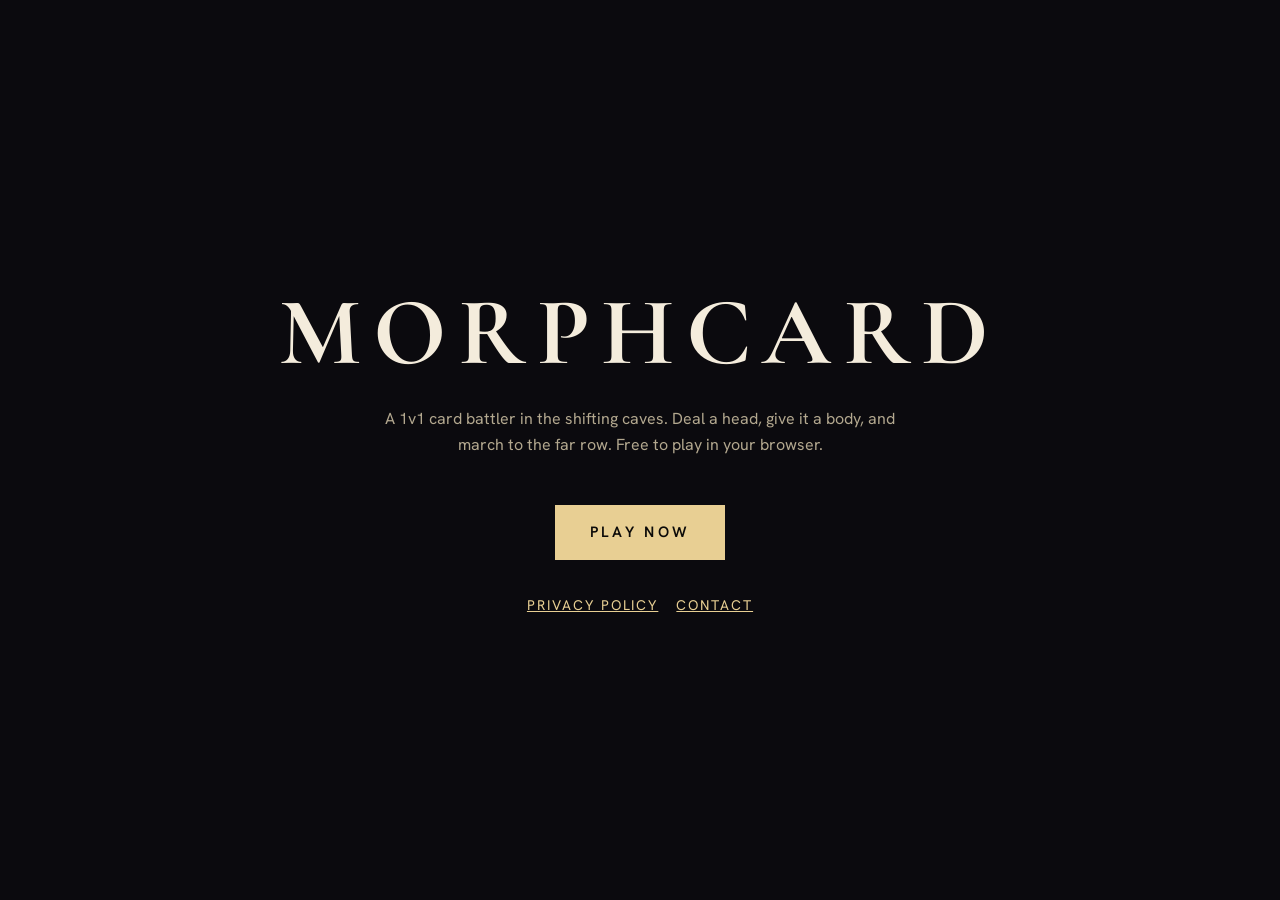
<file: index.html>
<!doctype html>
<html lang="en">
<head>
<meta charset="utf-8">
<meta name="viewport" content="width=device-width, initial-scale=1">
<title>MorphCard</title>
<meta name="description" content="MorphCard: a 1v1 card battler in the shifting caves. Deal pawn heads, give them bodies, and march to the far row.">
<link rel="stylesheet" href="style.css">
</head>
<body>
<main class="hero">
  <h1>MorphCard</h1>
  <p>A 1v1 card battler in the shifting caves. Deal a head, give it a body, and march to the far row. Free to play in your browser.</p>
  <p><a class="play" href="play/">Play now</a></p>
  <nav class="links" aria-label="Site">
    <a href="privacy/">Privacy policy</a>
    <a href="mailto:credocodes@gmail.com">Contact</a>
  </nav>
</main>
</body>
</html>
</file>
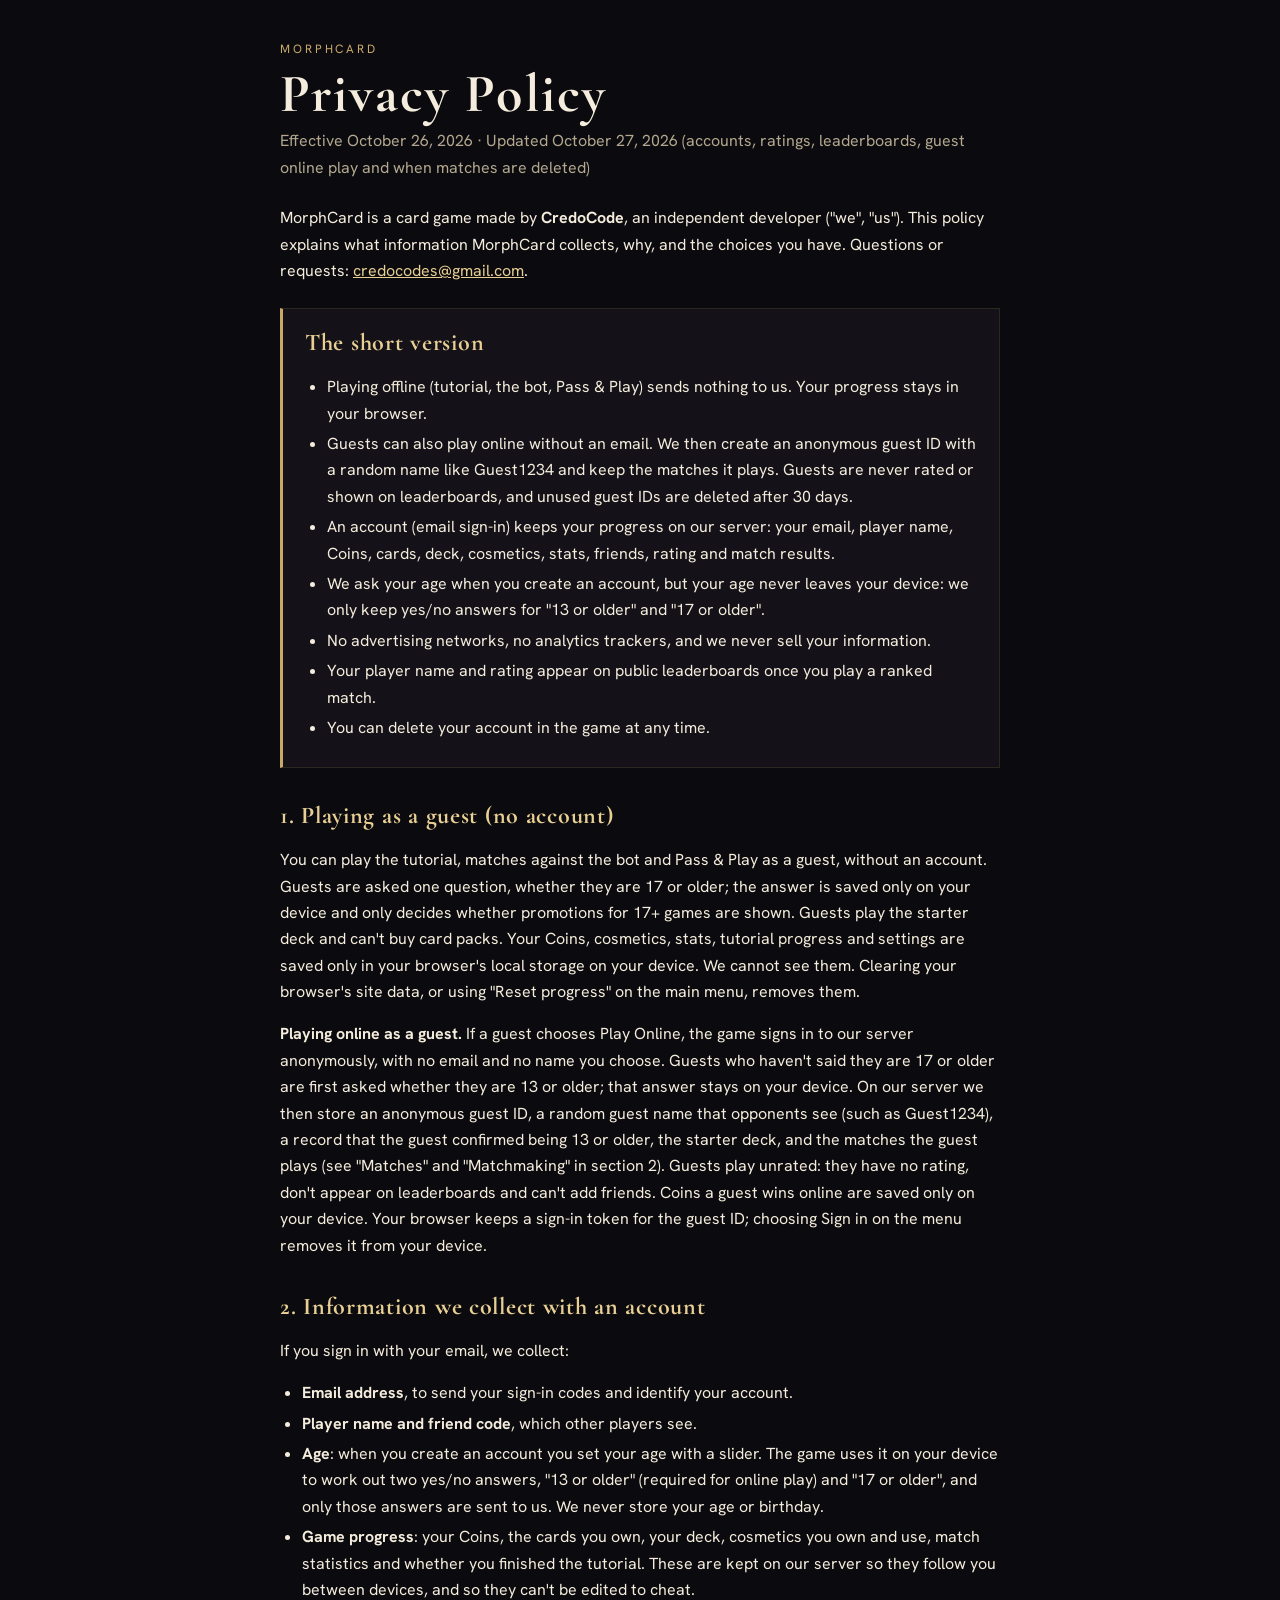
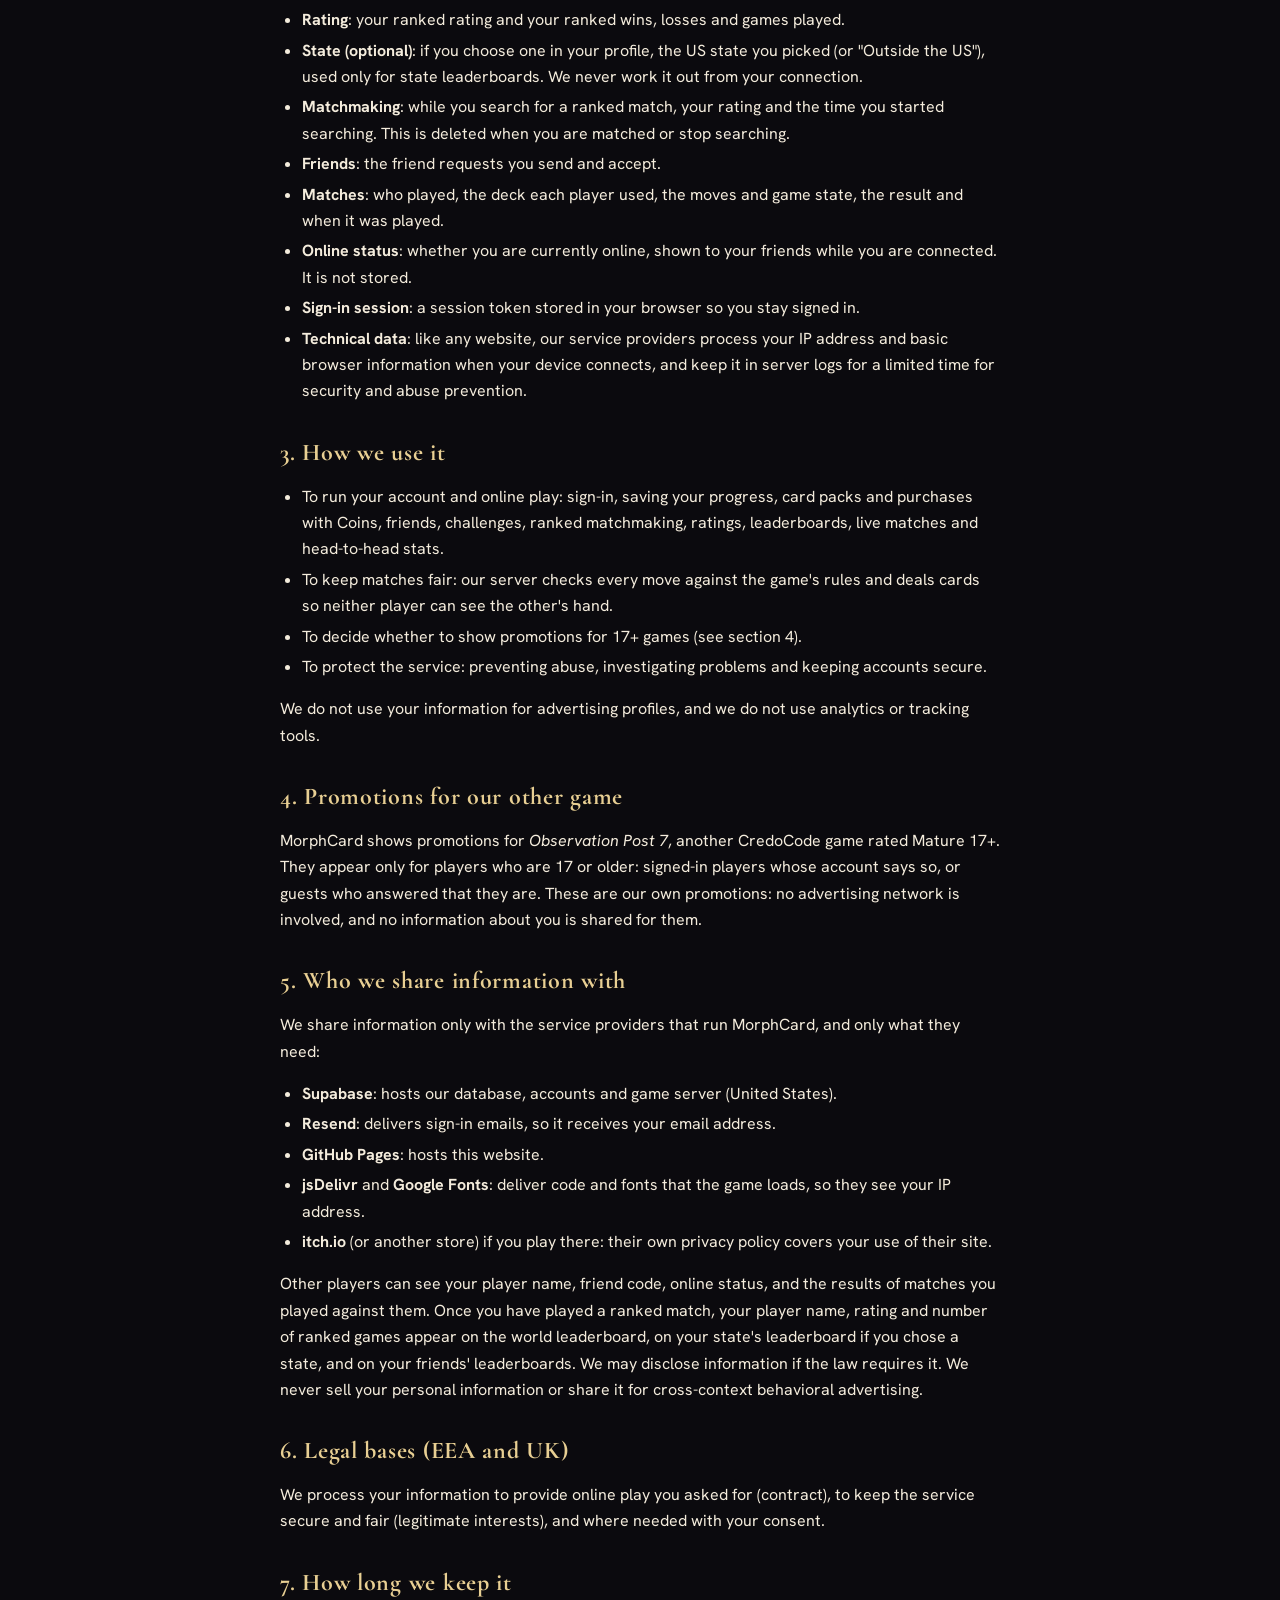
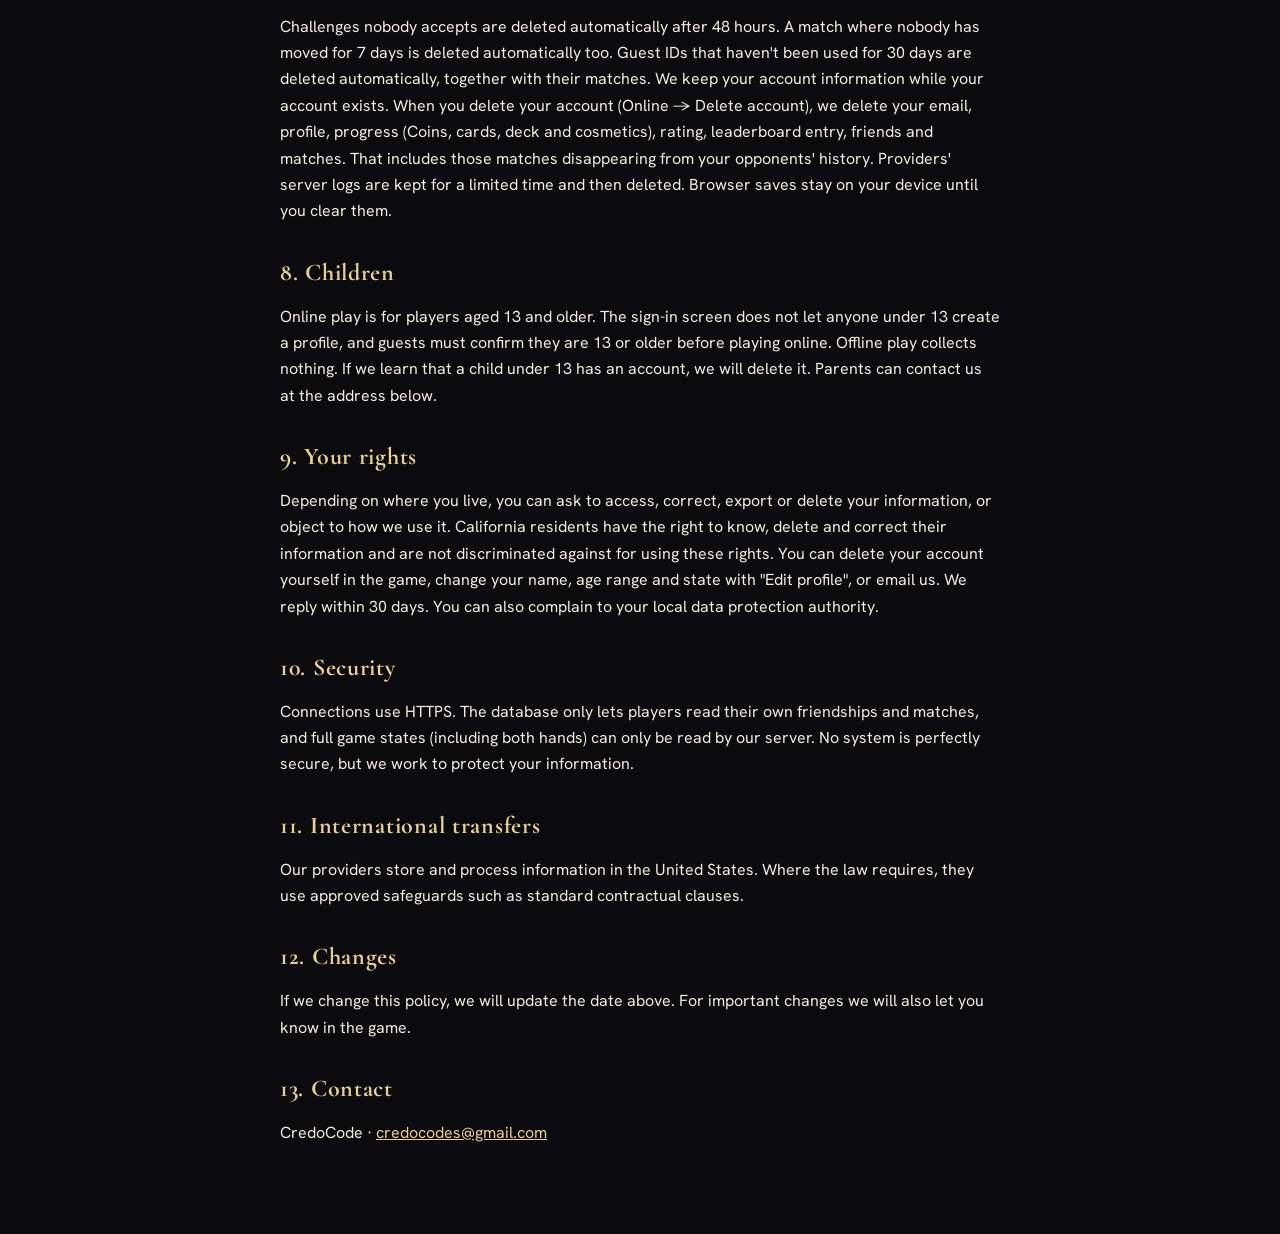
<file: privacy/index.html>
<!doctype html>
<html lang="en">
<head>
<meta charset="utf-8">
<meta name="viewport" content="width=device-width, initial-scale=1">
<title>Privacy Policy · MorphCard</title>
<meta name="description" content="How MorphCard handles your information.">
<link rel="stylesheet" href="../style.css">
</head>
<body>
<main class="doc">
  <p class="kicker"><a href="../">MorphCard</a></p>
  <h1>Privacy Policy</h1>
  <p class="meta">Effective October 26, 2026 · Updated October 27, 2026 (accounts, ratings, leaderboards, guest online play and when matches are deleted)</p>

  <p>MorphCard is a card game made by <b>CredoCode</b>, an independent developer ("we", "us"). This policy explains what information MorphCard collects, why, and the choices you have. Questions or requests: <a href="mailto:credocodes@gmail.com">credocodes@gmail.com</a>.</p>

  <section class="summary">
    <h2>The short version</h2>
    <ul>
      <li>Playing offline (tutorial, the bot, Pass &amp; Play) sends nothing to us. Your progress stays in your browser.</li>
      <li>Guests can also play online without an email. We then create an anonymous guest ID with a random name like Guest1234 and keep the matches it plays. Guests are never rated or shown on leaderboards, and unused guest IDs are deleted after 30 days.</li>
      <li>An account (email sign-in) keeps your progress on our server: your email, player name, Coins, cards, deck, cosmetics, stats, friends, rating and match results.</li>
      <li>We ask your age when you create an account, but your age never leaves your device: we only keep yes/no answers for "13 or older" and "17 or older".</li>
      <li>No advertising networks, no analytics trackers, and we never sell your information.</li>
      <li>Your player name and rating appear on public leaderboards once you play a ranked match.</li>
      <li>You can delete your account in the game at any time.</li>
    </ul>
  </section>

  <h2>1. Playing as a guest (no account)</h2>
  <p>You can play the tutorial, matches against the bot and Pass &amp; Play as a guest, without an account. Guests are asked one question, whether they are 17 or older; the answer is saved only on your device and only decides whether promotions for 17+ games are shown. Guests play the starter deck and can't buy card packs. Your Coins, cosmetics, stats, tutorial progress and settings are saved only in your browser's local storage on your device. We cannot see them. Clearing your browser's site data, or using "Reset progress" on the main menu, removes them.</p>
  <p><b>Playing online as a guest.</b> If a guest chooses Play Online, the game signs in to our server anonymously, with no email and no name you choose. Guests who haven't said they are 17 or older are first asked whether they are 13 or older; that answer stays on your device. On our server we then store an anonymous guest ID, a random guest name that opponents see (such as Guest1234), a record that the guest confirmed being 13 or older, the starter deck, and the matches the guest plays (see "Matches" and "Matchmaking" in section 2). Guests play unrated: they have no rating, don't appear on leaderboards and can't add friends. Coins a guest wins online are saved only on your device. Your browser keeps a sign-in token for the guest ID; choosing Sign in on the menu removes it from your device.</p>

  <h2>2. Information we collect with an account</h2>
  <p>If you sign in with your email, we collect:</p>
  <ul>
    <li><b>Email address</b>, to send your sign-in codes and identify your account.</li>
    <li><b>Player name and friend code</b>, which other players see.</li>
    <li><b>Age</b>: when you create an account you set your age with a slider. The game uses it on your device to work out two yes/no answers, "13 or older" (required for online play) and "17 or older", and only those answers are sent to us. We never store your age or birthday.</li>
    <li><b>Game progress</b>: your Coins, the cards you own, your deck, cosmetics you own and use, match statistics and whether you finished the tutorial. These are kept on our server so they follow you between devices, and so they can't be edited to cheat.</li>
    <li><b>Rating</b>: your ranked rating and your ranked wins, losses and games played.</li>
    <li><b>State (optional)</b>: if you choose one in your profile, the US state you picked (or "Outside the US"), used only for state leaderboards. We never work it out from your connection.</li>
    <li><b>Matchmaking</b>: while you search for a ranked match, your rating and the time you started searching. This is deleted when you are matched or stop searching.</li>
    <li><b>Friends</b>: the friend requests you send and accept.</li>
    <li><b>Matches</b>: who played, the deck each player used, the moves and game state, the result and when it was played.</li>
    <li><b>Online status</b>: whether you are currently online, shown to your friends while you are connected. It is not stored.</li>
    <li><b>Sign-in session</b>: a session token stored in your browser so you stay signed in.</li>
    <li><b>Technical data</b>: like any website, our service providers process your IP address and basic browser information when your device connects, and keep it in server logs for a limited time for security and abuse prevention.</li>
  </ul>

  <h2>3. How we use it</h2>
  <ul>
    <li>To run your account and online play: sign-in, saving your progress, card packs and purchases with Coins, friends, challenges, ranked matchmaking, ratings, leaderboards, live matches and head-to-head stats.</li>
    <li>To keep matches fair: our server checks every move against the game's rules and deals cards so neither player can see the other's hand.</li>
    <li>To decide whether to show promotions for 17+ games (see section 4).</li>
    <li>To protect the service: preventing abuse, investigating problems and keeping accounts secure.</li>
  </ul>
  <p>We do not use your information for advertising profiles, and we do not use analytics or tracking tools.</p>

  <h2>4. Promotions for our other game</h2>
  <p>MorphCard shows promotions for <i>Observation Post 7</i>, another CredoCode game rated Mature 17+. They appear only for players who are 17 or older: signed-in players whose account says so, or guests who answered that they are. These are our own promotions: no advertising network is involved, and no information about you is shared for them.</p>

  <h2>5. Who we share information with</h2>
  <p>We share information only with the service providers that run MorphCard, and only what they need:</p>
  <ul>
    <li><b>Supabase</b>: hosts our database, accounts and game server (United States).</li>
    <li><b>Resend</b>: delivers sign-in emails, so it receives your email address.</li>
    <li><b>GitHub Pages</b>: hosts this website.</li>
    <li><b>jsDelivr</b> and <b>Google Fonts</b>: deliver code and fonts that the game loads, so they see your IP address.</li>
    <li><b>itch.io</b> (or another store) if you play there: their own privacy policy covers your use of their site.</li>
  </ul>
  <p>Other players can see your player name, friend code, online status, and the results of matches you played against them. Once you have played a ranked match, your player name, rating and number of ranked games appear on the world leaderboard, on your state's leaderboard if you chose a state, and on your friends' leaderboards. We may disclose information if the law requires it. We never sell your personal information or share it for cross-context behavioral advertising.</p>

  <h2>6. Legal bases (EEA and UK)</h2>
  <p>We process your information to provide online play you asked for (contract), to keep the service secure and fair (legitimate interests), and where needed with your consent.</p>

  <h2>7. How long we keep it</h2>
  <p>Challenges nobody accepts are deleted automatically after 48 hours. A match where nobody has moved for 7 days is deleted automatically too. Guest IDs that haven't been used for 30 days are deleted automatically, together with their matches. We keep your account information while your account exists. When you delete your account (Online → Delete account), we delete your email, profile, progress (Coins, cards, deck and cosmetics), rating, leaderboard entry, friends and matches. That includes those matches disappearing from your opponents' history. Providers' server logs are kept for a limited time and then deleted. Browser saves stay on your device until you clear them.</p>

  <h2>8. Children</h2>
  <p>Online play is for players aged 13 and older. The sign-in screen does not let anyone under 13 create a profile, and guests must confirm they are 13 or older before playing online. Offline play collects nothing. If we learn that a child under 13 has an account, we will delete it. Parents can contact us at the address below.</p>

  <h2>9. Your rights</h2>
  <p>Depending on where you live, you can ask to access, correct, export or delete your information, or object to how we use it. California residents have the right to know, delete and correct their information and are not discriminated against for using these rights. You can delete your account yourself in the game, change your name, age range and state with "Edit profile", or email us. We reply within 30 days. You can also complain to your local data protection authority.</p>

  <h2>10. Security</h2>
  <p>Connections use HTTPS. The database only lets players read their own friendships and matches, and full game states (including both hands) can only be read by our server. No system is perfectly secure, but we work to protect your information.</p>

  <h2>11. International transfers</h2>
  <p>Our providers store and process information in the United States. Where the law requires, they use approved safeguards such as standard contractual clauses.</p>

  <h2>12. Changes</h2>
  <p>If we change this policy, we will update the date above. For important changes we will also let you know in the game.</p>

  <h2>13. Contact</h2>
  <p>CredoCode · <a href="mailto:credocodes@gmail.com">credocodes@gmail.com</a></p>
</main>
</body>
</html>
</file>
<file: style.css>
@import url('https://fonts.googleapis.com/css2?family=Cormorant+Garamond:wght@600;700&family=Hanken+Grotesk:wght@400;600;700&display=swap');
:root{--bg:#0b0a0e;--panel:#141218;--line:#2b2820;--text:#f4ecdc;--muted:#b3a88f;--brass:#c8a96a;--gold:#e8cf93}
*{box-sizing:border-box}
html,body{margin:0;background:var(--bg);color:var(--text);font:16px/1.65 'Hanken Grotesk',system-ui,sans-serif}
a{color:var(--gold)}
a:hover{color:#fff}
.doc{max-width:760px;margin:0 auto;padding:40px 20px 72px}
.kicker{margin:0 0 6px;font-size:12px;letter-spacing:.24em;text-transform:uppercase}
.kicker a{color:var(--brass);text-decoration:none}
h1{font:700 clamp(36px,6vw,54px)/1.05 'Cormorant Garamond',serif;letter-spacing:.04em;margin:0 0 6px}
h2{font:700 24px/1.2 'Cormorant Garamond',serif;letter-spacing:.03em;margin:34px 0 8px;color:var(--gold)}
.meta{color:var(--muted);margin:0 0 24px}
ul{padding-left:22px}
li{margin:4px 0}
.summary{background:var(--panel);border:1px solid var(--line);border-left:3px solid var(--brass);padding:4px 22px 10px;margin:24px 0}
.summary h2{margin-top:16px}
.hero{min-height:100vh;display:flex;flex-direction:column;align-items:center;justify-content:center;text-align:center;padding:40px 20px}
.hero h1{font-size:clamp(46px,10vw,96px);letter-spacing:.12em;text-transform:uppercase}
.hero p{color:var(--muted);max-width:520px}
.links{display:flex;gap:18px;flex-wrap:wrap;justify-content:center;margin-top:18px;font-size:14px;letter-spacing:.14em;text-transform:uppercase}
.play{display:inline-block;margin-top:14px;padding:14px 34px;border:1px solid var(--gold);color:#0b0a08;background:var(--gold);font-size:15px;letter-spacing:.22em;text-transform:uppercase;text-decoration:none;font-weight:600}
.play:hover{background:#fff;border-color:#fff;color:#0b0a08}
</file>
